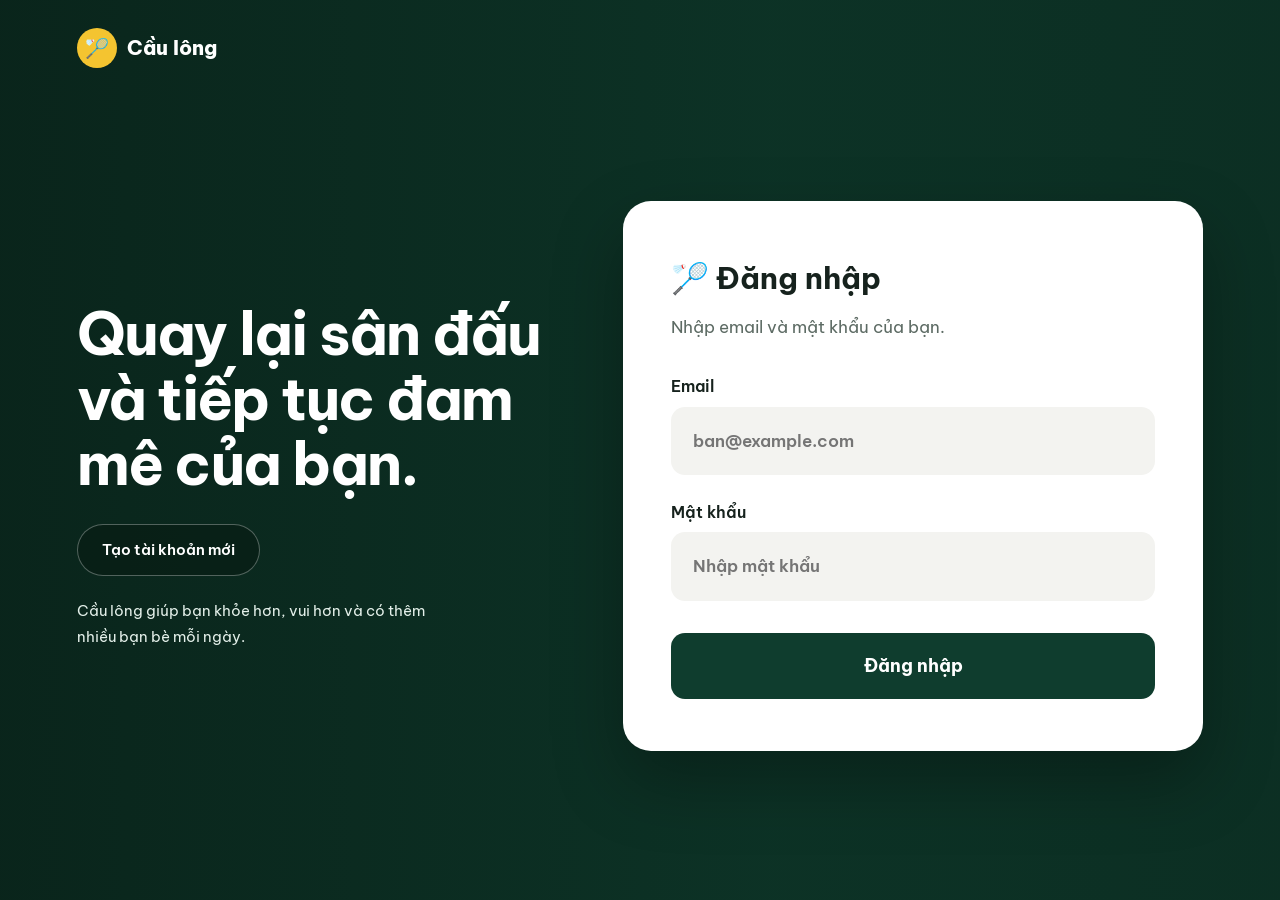
<file: index.html>
<!doctype html>
<html lang="vi">
  <head>
    <meta charset="UTF-8" />
    <meta name="viewport" content="width=device-width, initial-scale=1" />
    <title>Cầu lông – Môn thể thao cho mọi người</title>
    <link rel="preconnect" href="https://fonts.googleapis.com" />
    <link
      href="https://fonts.googleapis.com/css2?family=Be+Vietnam+Pro:wght@400;600;700;800&display=swap"
      rel="stylesheet"
    />
      <link rel="stylesheet" href="../css/style.css" />
      <link rel="stylesheet" href="../css/index.css" />
  </head>
  <body>
    <!-- ============ HEADER ============ -->
    <header class="topbar">
      <nav>
        <a href="#trang-chu" class="active">Trang chủ</a>
        <a href="#gioi-thieu">Giới thiệu</a>
        <a href="#nguon-goc">Nguồn gốc</a>
        <a href="./products.html">Sản phẩm</a>
      </nav>
      <div class="top-right">
        <span id="welcome-text"></span>
        <button id="logout-btn" class="btn" type="button">Đăng xuất</button>
      </div>
    </header>

    <!-- ============ BODY ============ -->
    <main>
      <!-- Part 1 -->
      <section
        class="panel"
        id="trang-chu"
        style="
          --bg: url(https://thumb.wikimedia.org/wikipedia/commons/thumb/d/d5/Lee_Chong_Wei_Prepares_To_Smash.jpg/960px-Lee_Chong_Wei_Prepares_To_Smash.jpg?utm_source=commons.wikimedia.org&utm_campaign=index&utm_content=thumbnail&_=20130412134521);
        "
      >
        <div class="panel-main">
          <h1>Khám phá môn cầu lông.</h1>
          <p>
            Cầu lông dễ bắt đầu, nhanh, vui và phù hợp với mọi lứa tuổi. Chỉ cần
            một cây vợt và một người bạn cùng chơi.
          </p>
        </div>
        <div class="panel-bottom">
          <div class="teaser">
            <h3>Dễ bắt đầu</h3>
            <p>Không cần sân lớn hay dụng cụ đắt tiền.</p>
          </div>
          <div class="teaser">
            <h3>Vui cùng bạn bè</h3>
            <p>Chơi đơn, chơi đôi, ở đâu cũng được.</p>
          </div>
        </div>
      </section>

      <!-- Part 2 -->
      <section
        class="panel"
        id="gioi-thieu"
        style="
          --bg: url(https://thumb.wikimedia.org/wikipedia/commons/thumb/a/a9/Viktor_Axelsen_-_Indonesia_Masters_2018.jpg/960px-Viktor_Axelsen_-_Indonesia_Masters_2018.jpg?utm_source=commons.wikimedia.org&utm_campaign=index&utm_content=thumbnail&_=20181017071253);
        "
      >
        <div class="panel-main">
          <h1>Cầu lông là gì?</h1>
          <p>
            Cầu lông là môn thể thao dùng vợt đánh quả cầu qua lưới. Hai người
            hoặc hai đôi đứng ở hai bên sân và cố đánh cầu sang sân đối phương
            sao cho đối phương không đỡ được. Chơi cầu lông giúp tim khỏe hơn,
            phản xạ nhanh hơn và là dịp vui để gặp gỡ bạn bè.
          </p>
        </div>
        <div class="panel-bottom">
          <div class="teaser">
            <h3>Đánh đơn</h3>
            <p>Hai người đối đầu trên sân.</p>
          </div>
          <div class="teaser">
            <h3>Đánh đôi</h3>
            <p>Hai đôi phối hợp cùng nhau.</p>
          </div>
        </div>
      </section>

      <!-- Part 3 -->
      <section
        class="panel"
        id="nguon-goc"
        style="
          --bg: url(&quot;https://images.pexels.com/photos/8007173/pexels-photo-8007173.jpeg?auto=compress&amp;cs=tinysrgb&amp;w=1800&quot;);
        "
      >
        <div class="panel-main">
          <h1>Nguồn gốc.</h1>
          <p>
            Những trò chơi đánh cầu bằng vợt nhỏ đã có ở nhiều nơi như Trung
            Quốc, Ấn Độ, Nhật Bản và châu Âu từ rất lâu đời. Cầu lông hiện đại
            hình thành ở nước Anh vào thế kỷ 19. Cái tên "badminton" đến từ
            Badminton House, dinh thự của Công tước Beaufort.
          </p>
        </div>
        <div class="panel-bottom">
          <div class="teaser">
            <h3>1873</h3>
            <p>Trò chơi được giới thiệu tại Badminton House ở Anh.</p>
          </div>
          <div class="teaser">
            <h3>1992</h3>
            <p>Cầu lông trở thành môn thi đấu tại Thế vận hội.</p>
          </div>
        </div>
      </section>
    </main>

    <!-- ============ FOOTER ============ -->
    <footer class="site-footer">
      <div class="footer-note">© 2026 Cầu lông.</div>
    </footer>


    <script src="../java/index.js"></script>
  </body>
</html>
</file>
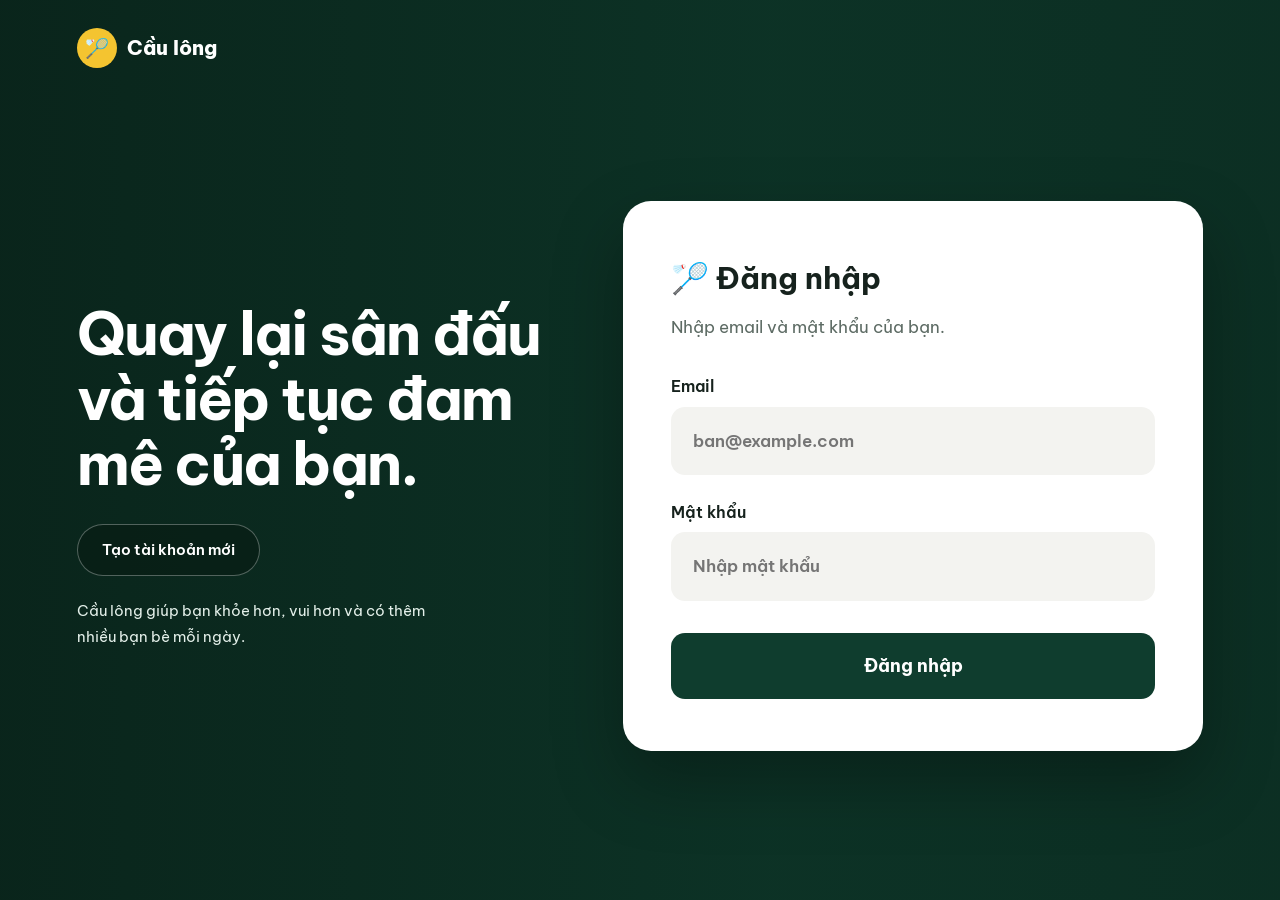
<file: login.html>
<!doctype html>
<html lang="vi">
  <head>
    <meta charset="UTF-8" />
    <meta name="viewport" content="width=device-width, initial-scale=1" />
    <title>Đăng nhập – Cầu lông</title>
    <link rel="preconnect" href="https://fonts.googleapis.com" />
    <link
      href="https://fonts.googleapis.com/css2?family=Be+Vietnam+Pro:wght@400;600;700;800&display=swap"
      rel="stylesheet"
    />
    <link rel="stylesheet" href="../css/style.css" />
    <link rel="stylesheet" href="../css/auth.css" />
  </head>
  <body>
    <div
      class="auth"
      style="
        --bg: url(&quot;https://images.pexels.com/photos/2202685/pexels-photo-2202685.jpeg?auto=compress&amp;cs=tinysrgb&amp;w=1600&quot;);
      "
    >
      <div class="auth-brand"><span>🏸</span>Cầu lông</div>

      <div class="auth-intro">
        <h1>Quay lại sân đấu và tiếp tục đam mê của bạn.</h1>
        <a class="pill" href="./register.html">Tạo tài khoản mới</a>
        <p>
          Cầu lông giúp bạn khỏe hơn, vui hơn và có thêm nhiều bạn bè mỗi ngày.
        </p>
      </div>

      <main class="auth-card">
        <h2>🏸 Đăng nhập</h2>
        <p class="sub">Nhập email và mật khẩu của bạn.</p>

        <form id="login-form">
          <label
            >Email
            <input
              type="email"
              id="email"
              placeholder="ban@example.com"
              autocomplete="email"
              required
            />
          </label>
          <label
            >Mật khẩu
            <input
              type="password"
              id="password"
              placeholder="Nhập mật khẩu"
              autocomplete="current-password"
              required
            />
          </label>
          <button class="btn" type="submit">Đăng nhập</button>
        </form>
      </main>
    </div>
    <script src="../java/login.js"></script>
  </body>
</html>
</file>
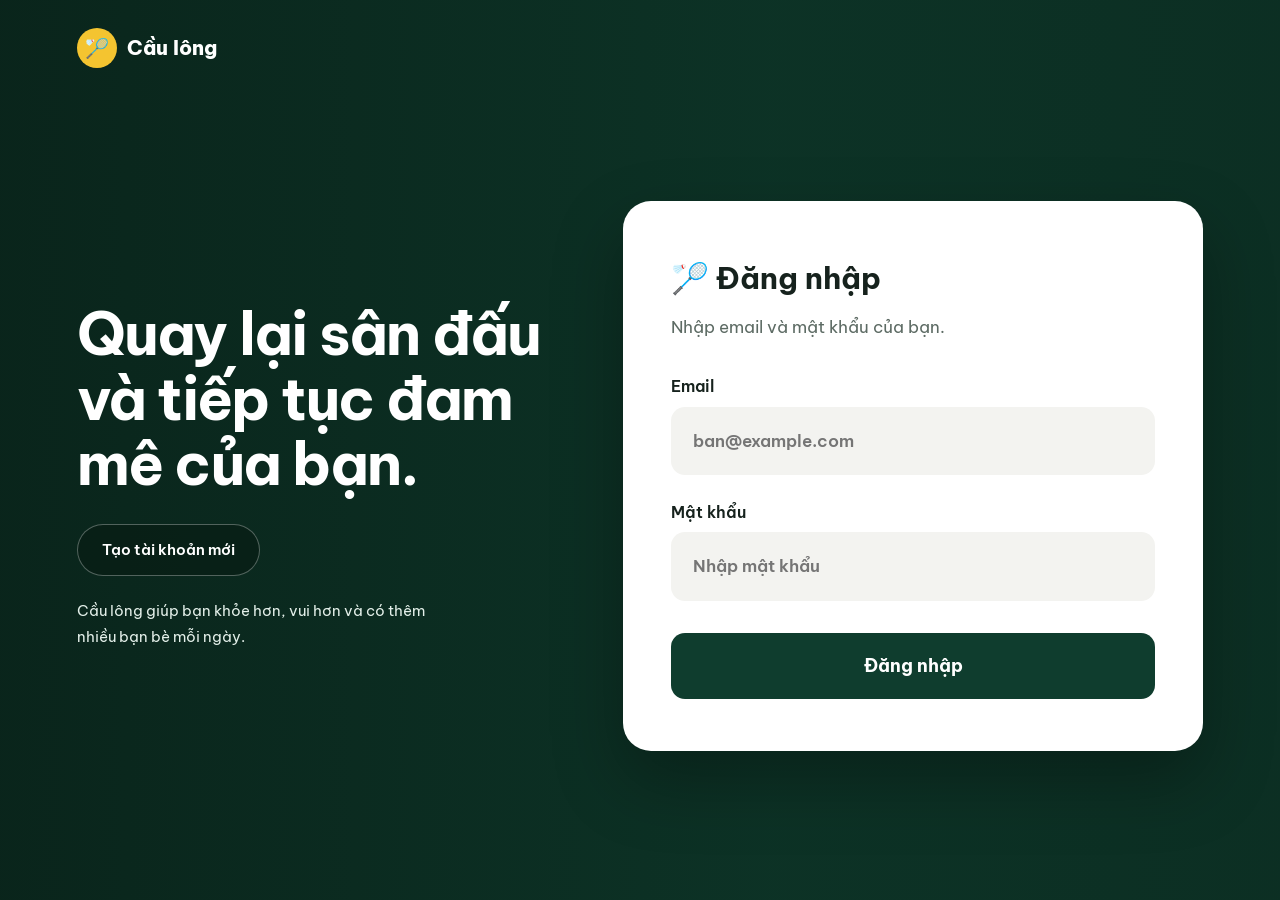
<file: products.html>
<!doctype html>
<html lang="vi">
  <head>
    <meta charset="UTF-8" />
    <meta name="viewport" content="width=device-width, initial-scale=1" />
    <title>Sản phẩm – Cầu lông</title>
    <link rel="preconnect" href="https://fonts.googleapis.com" />
    <link
      href="https://fonts.googleapis.com/css2?family=Be+Vietnam+Pro:wght@400;600;700;800&display=swap"
      rel="stylesheet"
    />
      <link rel="stylesheet" href="../css/style.css" />
      <link rel="stylesheet" href="../css/products.css" />
  </head>
  <body class="products-page">
    <!-- ============ HEADER ============ -->
    <header class="site-bar">
      <a href="./index.html" class="back-link">← Trang chủ</a>
      <div class="bar-title">🏸 Sản phẩm cầu lông</div>
      <button type="button" id="cart-btn" class="cart-link">
        Xem giỏ hàng 🛒 <span id="cart-count">0</span>
      </button>
    </header>

    <!-- ============ BODY ============ -->
    <main class="products-main">
      <section class="products-hero">
        <h1>Dụng cụ cầu lông</h1>
        <p class="players-sub">Vợt, cầu, giày và phụ kiện cho mọi trình độ.</p>
      </section>

      <div class="player-tools">
        <input
          type="search"
          id="product-search"
          placeholder="Tìm sản phẩm..."
        />
        <select id="product-filter">
          <option value="all">Tất cả loại</option>
          <option value="Vợt">Vợt</option>
          <option value="Quấn cán">Quấn cán</option>
          <option value="Cầu">Cầu</option>
          <option value="Giày">Giày</option>
          <option value="Phụ kiện">Phụ kiện</option>
        </select>
        <button type="button" id="add-btn" class="btn btn-buy">
          + Thêm sản phẩm
        </button>
      </div>

      <p id="product-status" class="player-status"></p>
      <div id="product-list" class="player-grid"></div>

      <!-- Hộp chi tiết sản phẩm -->
      <dialog id="product-modal">
        <button type="button" id="modal-close" aria-label="Đóng">✕</button>
        <div id="modal-body"></div>
      </dialog>

      <!-- Hộp giỏ hàng -->
      <dialog id="cart-modal">
        <button type="button" id="cart-close" aria-label="Đóng">✕</button>
        <h2>Giỏ hàng của bạn</h2>
        <div id="cart-items"></div>
        <div class="cart-footer">
          <div class="cart-total">
            Tổng: <strong id="cart-total">0₫</strong>
          </div>
          <button type="button" id="cart-clear" class="btn btn-clear">
            Xóa tất cả
          </button>
        </div>
      </dialog>

      <!-- Hộp thêm sản phẩm -->
      <dialog id="add-modal">
        <button type="button" id="add-close" aria-label="Đóng">✕</button>
        <h2>Thêm sản phẩm</h2>
        <form id="add-form">
          <input id="new-name" placeholder="Tên sản phẩm" required />
          <input
            id="new-price"
            type="number"
            min="0"
            placeholder="Giá (₫)"
            required
          />
          <input
            id="new-image"
            placeholder="Đường dẫn ảnh (vd: ../images/yonex-ac102ex.jpg)"
          />
          <select id="new-category" required>
            <option value="">Chọn loại phụ kiện</option>
            <option value="Vợt">Vợt</option>
            <option value="Quấn cán">Quấn cán</option>
            <option value="Cầu">Cầu</option>
            <option value="Giày">Giày</option>
            <option value="Phụ kiện">Phụ kiện</option>
          </select>
          <textarea
            id="new-desc"
            rows="3"
            placeholder="Mô tả sản phẩm"
          ></textarea>
          <button type="submit" class="btn btn-buy">Lưu</button>
          <button type="button" id="add-cancel" class="btn btn-cancel">
            Hủy
          </button>
        </form>
      </dialog>
    </main>

    <!-- ============ FOOTER ============ -->
    <footer class="site-footer">
      <div class="footer-note">© 2026 Cầu lông.</div>
    </footer>

    <script src="../java/products.js"></script>
  </body>
</html>
</file>
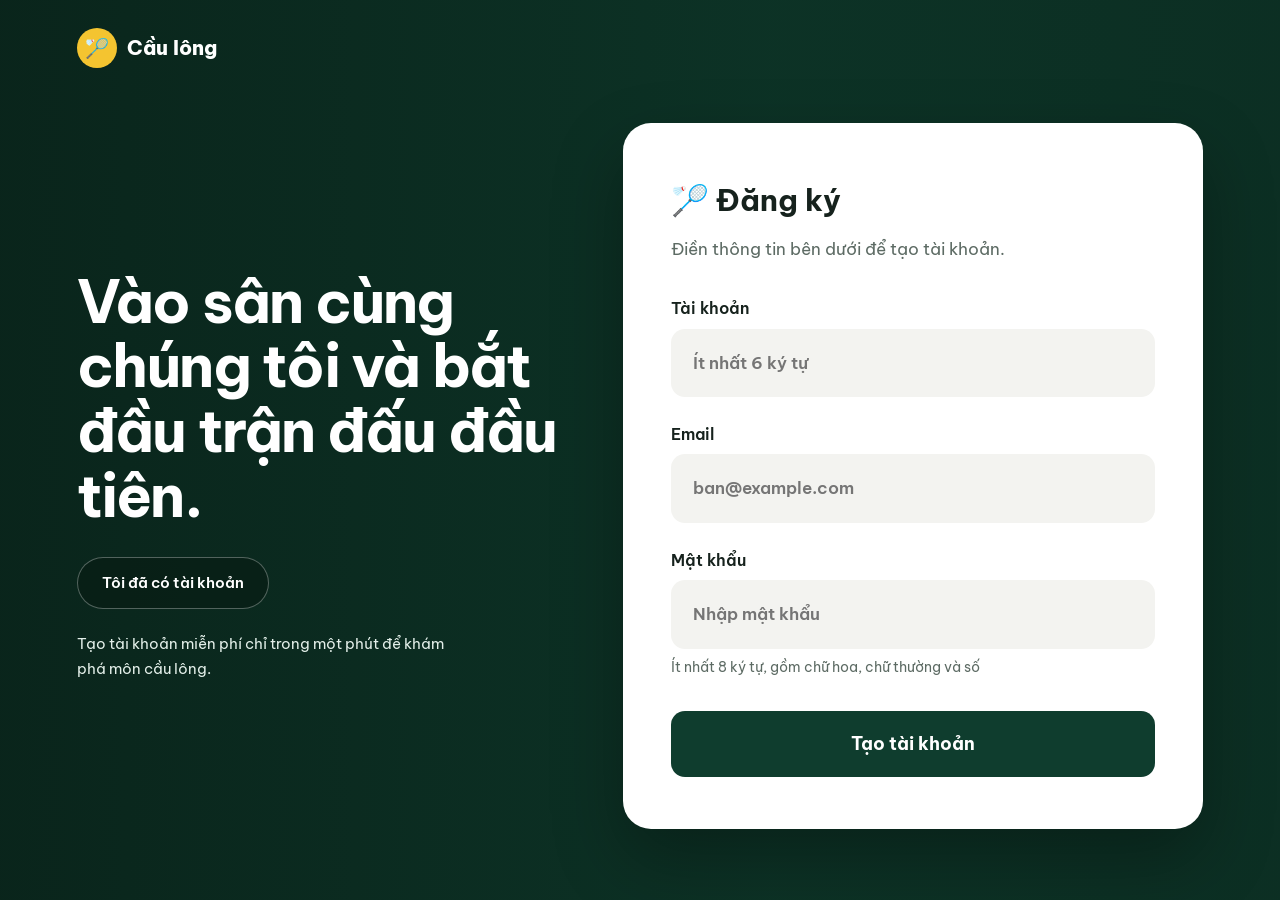
<file: register.html>
<!doctype html>
<html lang="vi">
  <head>
    <meta charset="UTF-8" />
    <meta name="viewport" content="width=device-width, initial-scale=1" />
    <title>Đăng ký – Cầu lông</title>
    <link rel="preconnect" href="https://fonts.googleapis.com" />
    <link
      href="https://fonts.googleapis.com/css2?family=Be+Vietnam+Pro:wght@400;600;700;800&display=swap"
      rel="stylesheet"
    />
    <link rel="stylesheet" href="../css/style.css" />
    <link rel="stylesheet" href="../css/auth.css" />
  </head>
  <body>
    <div
      class="auth"
      style="
        --bg: url(&quot;https://images.pexels.com/photos/8007094/pexels-photo-8007094.jpeg?auto=compress&amp;cs=tinysrgb&amp;w=1600&quot;);
      "
    >
      <div class="auth-brand"><span>🏸</span>Cầu lông</div>

      <div class="auth-intro">
        <h1>Vào sân cùng chúng tôi và bắt đầu trận đấu đầu tiên.</h1>
        <a class="pill" href="./login.html">Tôi đã có tài khoản</a>
        <p>
          Tạo tài khoản miễn phí chỉ trong một phút để khám phá môn cầu lông.
        </p>
      </div>

      <main class="auth-card">
        <h2>🏸 Đăng ký</h2>
        <p class="sub">Điền thông tin bên dưới để tạo tài khoản.</p>

        <form id="register-form">
          <label
            >Tài khoản
            <input
              type="text"
              id="username"
              placeholder="Ít nhất 6 ký tự"
              autocomplete="username"
              required
            />
          </label>
          <label
            >Email
            <input
              type="email"
              id="email"
              placeholder="ban@example.com"
              autocomplete="email"
              required
            />
          </label>
          <label
            >Mật khẩu
            <input
              type="password"
              id="password"
              placeholder="Nhập mật khẩu"
              autocomplete="new-password"
              required
            />
            <span class="hint"
              >Ít nhất 8 ký tự, gồm chữ hoa, chữ thường và số</span
            >
          </label>
          <button class="btn" type="submit">Tạo tài khoản</button>
        </form>
      </main>
    </div>
    <script src="../java/register.js"></script>
  </body>
</html>
</file>
<file: css/style.css>
/* =====================================================
   1. MÀU SẮC (đổi màu cả trang chỉ cần sửa ở đây)
   ===================================================== */
:root {
  --green: #0f3d2e; /* xanh đậm: màu chính */
  --green2: #165a43; /* xanh vừa */
  --paper: #f6f5ef; /* màu nền trang */
  --ink: #16221d; /* màu chữ chính */
  --shuttle: #ffffff; /* trắng */
  --yellow: #f4c430; /* vàng: nút bấm, điểm nhấn */
  --muted: #5d6b64; /* chữ phụ */
  --line: #d9d8cc; /* đường kẻ, viền */
}

/* =====================================================
   2. CÀI ĐẶT CHUNG
   ===================================================== */
* {
  box-sizing: border-box;
  margin: 0;
}

html {
  scroll-behavior: smooth; /* bấm link thì cuộn mượt */
  scroll-padding-top: 80px; /* chừa chỗ cho header cố định */
}

body {
  font-family: "Be Vietnam Pro", system-ui, sans-serif;
  background: var(--paper);
  color: var(--ink);
  line-height: 1.7;
}

a {
  color: inherit;
}

:focus-visible {
  outline: 3px solid var(--yellow);
  outline-offset: 2px;
}

/* =====================================================
   3. NÚT BẤM
   ===================================================== */
.btn {
  display: inline-block;
  border: 0;
  cursor: pointer;
  font: inherit;
  font-weight: 700;
  padding: 12px 26px;
  border-radius: 999px;
  background: var(--yellow);
  color: var(--green);
  text-decoration: none;
  transition:
    transform 0.2s,
    background 0.2s;
}

.btn:hover {
  transform: translateY(-1px);
}

/* Nút viền, không nền */
.btn.ghost {
  background: transparent;
  color: inherit;
  border: 2px solid currentColor;
  padding: 8px 20px;
}

/* Nút kính mờ (đặt trên ảnh) */
.btn.light {
  background: rgba(255, 255, 255, 0.15);
  color: var(--shuttle);
  border: 1px solid rgba(255, 255, 255, 0.5);
}

.btn.light:hover {
  background: rgba(255, 255, 255, 0.28);
}

/* =====================================================
   FOOTER (dùng chung)
   ===================================================== */
.site-footer {
  padding: 24px 6vw 24px;
  background: linear-gradient(180deg, var(--green, #1a4d3e) 0%, #0f251e 100%);
  border-top: 4px solid var(--yellow, #ffd700);
  display: flex;
  flex-direction: column;
  align-items: center;
  text-align: center;
}

.footer-top {
  display: grid;
  grid-template-columns: 1.6fr 1fr 1fr;
  gap: 40px;
  width: 100%;
}

.footer-about p {
  color: #e1e7e4;
  font-size: 0.95rem;
  line-height: 1.7;
}

.footer-brand {
  font-size: 1.5rem;
  margin-bottom: 12px;
}

.footer-links {
  display: flex;
  flex-direction: column;
  align-items: center;
}

.footer-links h4 {
  margin-bottom: 4px;
  color: var(--yellow, #ffd700);
  font-size: 0.8rem;
  font-weight: 800;
  letter-spacing: 0.08em;
  text-transform: uppercase;
}

.footer-links a,
.footer-links span {
  font-size: 0.95rem;
  color: #cfe3d9;
  display: block;
}

.footer-links a {
  width: fit-content;
  transition: color 0.2s, transform 0.2s;
}

.footer-links a:hover {
  color: var(--yellow, #ffd700);
  transform: translateX(4px);
}

.footer-note {
  margin-top: 24px;
  padding-top: 20px;
  border-top: 1px solid rgba(255, 255, 255, 0.15);
  width: 100%;
  display: flex;
  justify-content: center;
  align-items: center;
  flex-wrap: wrap;
  gap: 8px;
  color: #9fbdb0;
}
</file>
<file: css/index.css>
/* =====================================================
   4. HEADER (đầu trang, cố định khi cuộn)
   ===================================================== */
.site-header {
  position: sticky;
  top: 0;
  z-index: 10;
  display: flex;
  align-items: center;
  justify-content: space-between;
  gap: 24px;
  padding: 14px 6vw;
  background: rgba(246, 245, 239, 0.92);
  backdrop-filter: blur(8px);
  border-bottom: 1px solid var(--line);
}

.brand {
  font-weight: 800;
  font-size: 1.2rem;
  letter-spacing: -0.02em;
  text-decoration: none;
  color: var(--green);
}

.menu {
  display: flex;
  gap: 28px;
}

.menu a {
  text-decoration: none;
  font-weight: 600;
  color: var(--muted);
}

.menu a:hover {
  color: var(--green);
}

.nav-right {
  display: flex;
  align-items: center;
  gap: 14px;
}

#welcome-text {
  color: var(--muted);
  font-size: 0.95rem;
}

.site-header .btn.ghost {
  color: var(--green);
}

/* =====================================================
   5. BODY: ẢNH LỚN ĐẦU TRANG
   ===================================================== */
.hero {
  min-height: 78vh;
  display: flex;
  align-items: flex-end; /* chữ nằm phía dưới ảnh */
  padding: 80px 6vw 72px;
  color: var(--shuttle);
  background-color: var(--green);
  /* Lớp tối dần xuống dưới để chữ dễ đọc, ảnh lấy từ biến --bg */
  background-image:
    linear-gradient(
      to top,
      rgba(8, 30, 22, 0.9) 0%,
      rgba(8, 30, 22, 0.4) 55%,
      rgba(8, 30, 22, 0.15) 100%
    ),
    var(--bg, none);
  background-size: cover;
  background-position: center;
}

.hero h1 {
  font-size: clamp(2.6rem, 6.5vw, 5.5rem);
  line-height: 1.02;
  font-weight: 800;
  letter-spacing: -0.04em;
  max-width: 12ch;
}

.hero p {
  margin: 20px 0 30px;
  max-width: 46ch;
  font-size: 1.1rem;
  color: #e3efe9;
}

.hero-actions {
  display: flex;
  gap: 12px;
  flex-wrap: wrap;
}

/* =====================================================
   6. BODY: CÁC PHẦN NỘI DUNG
   ===================================================== */
.block {
  padding: 96px 6vw;
}

.block.alt {
  background: #ebeadf;
}

.wrap {
  max-width: 1080px;
  margin: 0 auto;
}

.block h2 {
  font-size: clamp(1.9rem, 3.6vw, 2.8rem);
  line-height: 1.15;
  letter-spacing: -0.03em;
  margin-bottom: 20px;
}

.block p {
  color: var(--muted);
  margin-bottom: 14px;
  max-width: 58ch;
}

/* Giới thiệu: chữ bên trái, ảnh bên phải */
.two-col {
  display: grid;
  grid-template-columns: 1fr 1fr;
  gap: 64px;
  align-items: center;
}

.two-col img {
  display: block;
  width: 100%;
  aspect-ratio: 4 / 5;
  object-fit: cover;
  border-radius: 28px;
}

/* Nguồn gốc: danh sách các mốc, mỗi mốc một hàng */
.history {
  list-style: none;
  padding: 0;
  margin-top: 40px;
  border-top: 2px solid var(--ink);
}

.history li {
  display: grid;
  grid-template-columns: 170px 1fr;
  gap: 24px;
  padding: 22px 0;
  border-bottom: 1px solid var(--line);
}

.history strong {
  font-size: 1.15rem;
  color: var(--green2);
}

.history span {
  color: var(--muted);
  max-width: 58ch;
}

/* =====================================================
   10. FULL-PAGE SECTIONS
   ===================================================== */
:root {
  --header: 72px; /* header height; sections fill the rest of the screen */
}

html {
  scroll-snap-type: y proximity; /* gently snaps to the next section */
  scroll-padding-top: var(
    --header
  ); /* keeps the section top below the header */
}

.site-header {
  height: var(--header);
  padding-top: 0;
  padding-bottom: 0;
}

/* Every part fills one screen (minus the header) */
.hero,
.block {
  min-height: calc(100vh - var(--header));
  min-height: calc(100svh - var(--header));
  scroll-snap-align: start;
}

/* Center the content of the white / beige sections vertically */
.block {
  display: flex;
  align-items: center;
}

.block .wrap {
  width: 100%;
}

/* Keep the intro photo from becoming taller than the screen */
.two-col img {
  max-height: 68vh;
}

.site-footer {
  scroll-snap-align: end;
}

/* =====================================================
   11. HOME PAGE: FULL-SCREEN PHOTO PANELS
   ===================================================== */
html {
  scroll-padding-top: 0; /* panels run under the transparent header */
}

/* ----- Transparent header on top of the photo ----- */
.topbar {
  position: fixed;
  top: 0;
  left: 0;
  right: 0;
  z-index: 20;
  display: grid;
  grid-template-columns: 1fr auto 1fr; /* menu | logo | actions */
  align-items: center;
  padding: 26px 6vw;
  color: #fff;
}

.topbar nav {
  display: flex;
  gap: 32px;
}

.topbar nav a {
  position: relative;
  padding-top: 14px;
  font-size: 0.85rem;
  font-weight: 600;
  text-decoration: none;
}

/* Short white line above the active menu item */
.topbar nav a.active::before {
  content: "";
  position: absolute;
  top: 0;
  left: 0;
  width: 26px;
  height: 2px;
  background: #fff;
}

.logo-circle {
  display: grid;
  place-items: center;
  width: 56px;
  height: 56px;
  border: 2px solid #fff;
  border-radius: 50%;
  font-size: 1.4rem;
  text-decoration: none;
}

.top-right {
  justify-self: end;
  display: flex;
  align-items: center;
  gap: 14px;
}

.topbar #welcome-text {
  font-size: 0.9rem;
}

.topbar .btn {
  background: #fff;
  color: var(--green);
  border: 0;
  padding: 9px 20px;
}

/* ----- One full-screen photo per part ----- */
.panel {
  position: relative;
  min-height: 100vh;
  min-height: 100svh;
  display: flex;
  flex-direction: column;
  padding-left: 6vw;
  color: #fff;
  scroll-snap-align: start;
  background-color: var(--green);
  background-image:
    linear-gradient(to top, rgba(0, 0, 0, 0.6), transparent 45%),
    linear-gradient(90deg, rgba(0, 0, 0, 0.6), rgba(0, 0, 0, 0.1) 75%),
    var(--bg, none);
  background-size: cover;
  background-position: center;
}

.panel-main {
  padding: 22vh 6vw 40px 0;
}

.panel-main h1 {
  font-size: clamp(3rem, 8vw, 7rem);
  line-height: 1;
  font-weight: 800;
  letter-spacing: -0.03em;
  max-width: 11ch;
}

.panel-main p {
  margin-top: 28px;
  max-width: 42ch;
  font-size: 0.95rem;
  color: #e9f1ed;
}

/* Vertical "scroll down" hint on the left edge */
.scroll-hint {
  position: absolute;
  left: 2.2vw;
  bottom: 40px;
  display: flex;
  align-items: center;
  gap: 12px;
  writing-mode: vertical-rl;
  transform: rotate(180deg); /* reads bottom to top, like the reference */
  font-size: 0.8rem;
  text-decoration: none;
}

/* ----- Bottom row: teasers, thumbnail, white box ----- */
.panel-bottom {
  margin-top: auto;
  display: flex;
  align-items: flex-end;
  gap: 40px;
}

.teaser {
  padding-bottom: 40px;
}

.teaser h3 {
  font-size: 1.05rem;
  margin-bottom: 6px;
}

.teaser p {
  max-width: 24ch;
  font-size: 0.8rem;
  color: #dbe6e0;
}

.thumb {
  display: grid;
  place-items: center;
  width: 220px;
  height: 130px;
  margin-bottom: 0;
  border: 6px solid #fff;
  border-bottom: 0;
  background-image: var(--bg);
  background-size: cover;
  background-position: center;
  text-decoration: none;
}

.thumb span {
  display: grid;
  place-items: center;
  width: 46px;
  height: 46px;
  border-radius: 50%;
  background: #fff;
  color: var(--green);
  font-weight: 800;
}

.next-box {
  margin-left: auto;
  min-width: 340px;
  display: grid;
  gap: 4px;
  padding: 30px 44px;
  background: #fff;
  color: var(--ink);
  text-decoration: none;
}

.next-box strong {
  font-size: 1.1rem;
}

.next-box span {
  font-size: 0.8rem;
  color: var(--muted);
}

.next-box em {
  justify-self: end;
  margin-top: -22px;
  font-style: normal;
  font-size: 1.4rem;
  transition: transform 0.2s;
}

.next-box:hover em {
  transform: translateX(6px);
}

/* Header without the center logo */
.topbar {
  display: flex;
  justify-content: space-between;
  align-items: center;
}

/* Keep the teasers clear of the bottom edge */
.panel-bottom {
  padding-bottom: 8px;
}

/* =====================================================
   MÀN HÌNH NHỎ (homepage parts)
   ===================================================== */
@media (max-width: 800px) {
  .menu {
    display: none; /* ẩn menu giữa cho đỡ chật */
  }

  #welcome-text {
    display: none;
  }

  .hero {
    min-height: 68vh;
    padding: 60px 6vw 48px;
  }

  .block {
    padding: 64px 6vw;
  }

  .two-col {
    grid-template-columns: 1fr;
    gap: 32px;
  }

  .two-col img {
    aspect-ratio: 4 / 3;
  }

  .history li {
    grid-template-columns: 1fr;
    gap: 4px;
  }
}

@media (prefers-reduced-motion: reduce) {
  * {
    transition: none !important;
  }
  html {
    scroll-behavior: auto;
  }
}
</file>
<file: css/auth.css>
/* =====================================================
   8. ĐĂNG NHẬP / ĐĂNG KÝ: ẢNH NỀN, CHỮ BÊN TRÁI, THẺ BÊN PHẢI
   ===================================================== */
.auth {
  min-height: 100vh;
  position: relative;
  display: grid;
  grid-template-columns: 1fr minmax(0, 580px);
  align-items: center;
  gap: 5vw;
  padding: 100px 6vw 48px;
  background-color: var(--green);
  background-image:
    linear-gradient(
      90deg,
      rgba(8, 30, 22, 0.78) 0%,
      rgba(8, 30, 22, 0.35) 60%,
      rgba(8, 30, 22, 0.45) 100%
    ),
    var(--bg, none);
  background-size: cover;
  background-position: center;
}

.auth-brand {
  position: absolute;
  top: 28px;
  left: 6vw;
  display: flex;
  align-items: center;
  gap: 10px;
  font-weight: 800;
  font-size: 1.25rem;
  color: var(--shuttle);
}

.auth-brand span {
  display: grid;
  place-items: center;
  width: 40px;
  height: 40px;
  border-radius: 50%;
  background: var(--yellow);
  font-size: 1.2rem;
}

.auth-intro {
  color: var(--shuttle);
}

.auth-intro h1 {
  font-size: clamp(2.2rem, 4.6vw, 4rem);
  line-height: 1.1;
  font-weight: 700;
  letter-spacing: -0.03em;
  max-width: 14ch;
}

.pill {
  display: inline-block;
  margin: 28px 0 22px;
  padding: 12px 24px;
  border-radius: 999px;
  background: rgba(8, 30, 22, 0.8);
  border: 1px solid rgba(255, 255, 255, 0.3);
  color: var(--shuttle);
  font-weight: 600;
  font-size: 0.95rem;
  text-decoration: none;
  transition:
    background 0.2s,
    color 0.2s;
}

.pill:hover {
  background: var(--yellow);
  color: var(--green);
}

.auth-intro p {
  max-width: 38ch;
  font-size: 0.95rem;
  color: #e3efe9;
}

/* Thẻ trắng chứa form */
.auth-card {
  width: 100%;
  max-width: 580px;
  justify-self: end;
  background: #fff;
  border-radius: 28px;
  padding: 52px 48px;
  box-shadow: 0 30px 70px rgba(0, 0, 0, 0.3);
}

.auth-card h2 {
  font-size: 1.9rem;
  margin: 0 0 8px;
}

.auth-card .sub {
  color: var(--muted);
  font-size: 1.05rem;
  margin-bottom: 32px;
}

.auth-card form {
  display: grid;
  gap: 24px;
}

label {
  display: grid;
  gap: 6px;
  font-weight: 600;
  font-size: 1rem;
}

input {
  font: inherit;
  font-size: 1.05rem;
  padding: 18px 20px;
  border: 2px solid transparent;
  border-radius: 14px;
  background: #f3f3f0;
  transition:
    border-color 0.2s,
    box-shadow 0.2s,
    background 0.2s;
}

input:focus {
  border-color: var(--green2);
  box-shadow: 0 0 0 4px rgba(22, 90, 67, 0.15);
  outline: none;
  background: #fff;
}

.hint {
  font-size: 0.9rem;
  color: var(--muted);
  font-weight: 400;
}

.auth-card .btn {
  width: 100%;
  background: var(--green);
  color: var(--shuttle);
  border-radius: 14px;
  padding: 18px;
  font-size: 1.1rem;
  margin-top: 8px;
}

.auth-card .btn:hover {
  background: var(--green2);
}

/* =====================================================
   MÀN HÌNH NHỎ (auth pages)
   ===================================================== */
@media (max-width: 800px) {
  .auth {
    grid-template-columns: 1fr;
    gap: 28px;
    padding: 90px 5vw 40px;
    background-image:
      linear-gradient(rgba(8, 30, 22, 0.6), rgba(8, 30, 22, 0.7)),
      var(--bg, none);
  }

  .auth-card {
    justify-self: stretch;
    max-width: none;
    padding: 28px 22px;
  }

  .auth-card form {
    gap: 18px;
  }

  input {
    padding: 14px 16px;
  }
}
</file>
<file: css/products.css>
/* =====================================================
   12. TRANG SẢN PHẨM
   ===================================================== */
.products-page {
  background: var(--paper);
}

/* Header của trang sản phẩm */
.site-bar {
  position: sticky;
  top: 0;
  z-index: 20;
  display: grid;
  grid-template-columns: 1fr auto 1fr;
  align-items: center;
  padding: 18px 6vw;
  background: var(--green);
  color: #fff;
}

.site-bar .back-link {
  color: #fff;
  text-decoration: none;
  font-weight: 600;
}

.site-bar .back-link:hover {
  color: var(--yellow);
}

.bar-title {
  font-weight: 800;
  font-size: 1.1rem;
}

.site-bar .cart-link {
  justify-self: end;
  background: none;
  border: 0;
  color: #fff;
  font: inherit;
  font-weight: 700;
  cursor: pointer;
}

.site-bar .cart-link:hover {
  color: var(--yellow);
}

/* Body */
.products-main {
  min-height: calc(100vh - 140px);
  padding: 56px 6vw 64px;
}

.products-main h1 {
  font-size: clamp(2rem, 4vw, 3rem);
  color: var(--green);
}

.players-sub {
  color: var(--muted);
  margin-bottom: 24px;
}

/* Ô tìm kiếm và bộ lọc */
.player-tools {
  display: grid;
  grid-template-columns: 1fr 220px;
  gap: 16px;
  max-width: 700px;
}

.player-tools select {
  font: inherit;
  padding: 18px 16px;
  border: 2px solid transparent;
  border-radius: 14px;
  background: #ebeadf;
}

.player-status {
  margin: 16px 0;
  color: var(--muted);
  font-size: 0.9rem;
}

.api-error {
  color: #c0392b;
  font-weight: 600;
}

/* Lưới sản phẩm (CSS Grid) */
.player-grid {
  display: grid;
  grid-template-columns: repeat(auto-fill, minmax(240px, 1fr));
  gap: 24px;
}

.product-card {
  display: grid;
  gap: 12px;
  background: #fff;
  border: 1px solid var(--line);
  border-radius: 20px;
  padding: 18px;
  transition:
    transform 0.25s,
    box-shadow 0.25s;
}

.product-card:hover {
  transform: translateY(-6px);
  box-shadow: 0 16px 36px rgba(15, 61, 46, 0.18);
}

.product-card h3 {
  color: var(--green);
  font-size: 1.05rem;
}

.product-cat {
  font-size: 0.85rem;
  color: var(--muted);
}

/* Ảnh và thẻ giá */
.product-img {
  position: relative;
}

.product-emoji {
  display: grid;
  place-items: center;
  height: 180px;
  font-size: 4.5rem;
  border-radius: 12px;
  background: linear-gradient(135deg, #f3f3f0, #e4ebe6);
}

.product-emoji.big {
  height: 240px;
  font-size: 6rem;
}

.price-tag {
  position: absolute;
  top: 10px;
  left: 10px;
  z-index: 1;
  padding: 6px 14px;
  border-radius: 999px;
  background: var(--yellow);
  color: var(--green);
  font-weight: 800;
  font-size: 0.95rem;
  box-shadow: 0 4px 10px rgba(0, 0, 0, 0.18);
}

/* Nút */
.product-actions {
  display: grid;
  grid-template-columns: 1fr auto;
  gap: 10px;
}

.product-card .btn {
  padding: 10px 16px;
  font-size: 0.9rem;
}

.product-card .btn-detail {
  background: transparent;
  color: var(--green);
  border: 2px solid var(--green);
}

.product-card .btn-detail:hover {
  background: var(--green);
  color: #fff;
}

.btn-buy,
.product-card .btn-buy {
  background: var(--yellow);
  color: var(--green);
}

.btn-buy:hover {
  background: #ffd84d;
}

/* Hộp chi tiết sản phẩm và hộp giỏ hàng */
#product-modal,
#cart-modal {
  border: 0;
  border-radius: 24px;
  padding: 32px;
  margin: auto;
  color: var(--ink);
}

#product-modal {
  width: min(760px, 92vw);
}

#cart-modal {
  width: min(560px, 92vw);
}

#product-modal::backdrop,
#cart-modal::backdrop {
  background: rgba(8, 30, 22, 0.65);
}

#modal-close,
#cart-close {
  position: absolute;
  top: 14px;
  right: 14px;
  width: 36px;
  height: 36px;
  border: 0;
  border-radius: 50%;
  background: #ebeadf;
  cursor: pointer;
  font-size: 1rem;
}

.detail-box {
  display: grid;
  grid-template-columns: 260px 1fr;
  gap: 28px;
  align-items: center;
}

.detail-box p {
  margin: 8px 0;
  color: var(--muted);
}

/* Giỏ hàng */
#cart-modal h2 {
  color: var(--green);
  margin-bottom: 18px;
}

.cart-empty {
  color: var(--muted);
  padding: 20px 0;
}

.cart-row {
  display: grid;
  grid-template-columns: 1fr auto auto;
  align-items: center;
  gap: 14px;
  padding: 14px 0;
  border-bottom: 1px solid var(--line);
}

.cart-info {
  display: grid;
}

.cart-info span {
  font-size: 0.9rem;
  color: var(--muted);
}

.cart-qty {
  display: flex;
  align-items: center;
  gap: 10px;
}

.cart-qty button {
  width: 30px;
  height: 30px;
  border: 0;
  border-radius: 50%;
  background: #ebeadf;
  font-size: 1.1rem;
  cursor: pointer;
}

.cart-qty button:hover {
  background: var(--yellow);
}

.cart-remove {
  border: 0;
  background: none;
  font-size: 1.2rem;
  cursor: pointer;
}

.cart-footer {
  display: flex;
  align-items: center;
  justify-content: space-between;
  margin-top: 22px;
}

.cart-total strong {
  font-size: 1.3rem;
  color: var(--green);
}

.btn-clear {
  padding: 10px 20px;
  background: #fbe9e7;
  color: #c0392b;
  font-size: 0.9rem;
}

/* Thông báo "đã thêm vào giỏ" */
.toast {
  position: fixed;
  left: 50%;
  bottom: 32px;
  z-index: 50;
  transform: translate(-50%, 20px);
  padding: 14px 24px;
  border-radius: 999px;
  background: var(--green);
  color: #fff;
  opacity: 0;
  pointer-events: none;
  transition:
    opacity 0.25s,
    transform 0.25s;
}

.toast.show {
  opacity: 1;
  transform: translate(-50%, 0);
}

/* Footer riêng cho trang này */
.products-page .site-footer {
  padding-top: 24px;
}

.products-page .footer-note {
  margin-top: 0;
  border-top: 0;
  padding-top: 0;
}

.product-photo {
  display: block;
  width: 100%;
  height: 180px;
  object-fit: contain;
  border-radius: 12px;
  background: #fff;
  border: 1px solid var(--line);
}

.product-photo.big {
  height: 240px;
}

/* Màn hình nhỏ */
@media (max-width: 800px) {
  .site-bar {
    grid-template-columns: auto 1fr auto;
    gap: 12px;
  }

  .bar-title {
    font-size: 0.95rem;
    text-align: center;
  }

  .player-tools {
    grid-template-columns: 1fr;
  }

  .detail-box {
    grid-template-columns: 1fr;
  }

  .cart-row {
    grid-template-columns: 1fr auto;
  }

  .cart-remove {
    grid-column: 2;
    grid-row: 1;
  }

  .cart-qty {
    grid-column: 1 / -1;
  }
}

/* =====================================================
   TRANG SẢN PHẨM – giao diện mới
   (nằm cuối file để ghi đè các kiểu sản phẩm cũ ở phía trên)
   ===================================================== */

/* ---------- Giỏ hàng trên header ---------- */
#cart-count {
  display: inline-grid;
  place-items: center;
  min-width: 24px;
  height: 24px;
  margin-left: 4px;
  padding: 0 7px;
  border-radius: 999px;
  background: var(--yellow);
  color: var(--green);
  font-size: 0.8rem;
  font-weight: 800;
}

/* ---------- Banner đầu trang ---------- */
.products-main {
  max-width: 1280px;
  margin: 0 auto;
  padding-top: 36px;
}

.products-hero {
  position: relative;
  overflow: hidden;
  margin-bottom: 28px;
  padding: 40px clamp(24px, 4vw, 48px);
  border-radius: 28px;
  background: linear-gradient(135deg, var(--green) 0%, var(--green2) 100%);
  color: #fff;
}

.products-hero::after {
  content: "🏸";
  position: absolute;
  right: 4%;
  bottom: -28px;
  font-size: 9rem;
  opacity: 0.15;
  transform: rotate(-18deg);
  pointer-events: none;
}

.products-hero h1 {
  color: #fff;
}

.products-hero .players-sub {
  margin: 6px 0 0;
  color: rgba(255, 255, 255, 0.8);
}

/* ---------- Ô tìm kiếm + bộ lọc ---------- */
.player-tools {
  max-width: none;
  grid-template-columns: 1fr 240px;
}

.player-tools input,
.player-tools select {
  width: 100%;
  font: inherit;
  padding: 14px 18px;
  border: 2px solid var(--line);
  border-radius: 14px;
  background: #fff;
  color: var(--ink);
  transition:
    border-color 0.2s,
    box-shadow 0.2s;
}

.player-tools input:focus,
.player-tools select:focus {
  outline: 0;
  border-color: var(--green2);
  box-shadow: 0 0 0 4px rgba(22, 90, 67, 0.12);
}
.player-tools input:focus,
.player-tools select:focus {
  outline: 0;
  border-color: var(--green2);
  box-shadow: 0 0 0 4px rgba(22, 90, 67, 0.12);
}

/* ---------- Lưới sản phẩm ---------- */
.player-grid {
  grid-template-columns: repeat(auto-fill, minmax(270px, 1fr));
  gap: 26px;
  align-items: start; /* mở mô tả thì chỉ thẻ đó dài ra */
}

/* ---------- Thẻ sản phẩm ---------- */
.product-card {
  gap: 0;
  padding: 0;
  overflow: hidden;
  border-radius: 22px;
  box-shadow: 0 2px 8px rgba(15, 61, 46, 0.06);
  animation: card-in 0.45s both;
  animation-delay: calc(var(--i, 0) * 40ms);
}

.product-card:hover {
  transform: translateY(-6px);
  box-shadow: 0 18px 40px rgba(15, 61, 46, 0.16);
}

@keyframes card-in {
  from {
    opacity: 0;
    transform: translateY(14px);
  }
  to {
    opacity: 1;
    transform: none;
  }
}

/* Ảnh */
.product-card .product-img {
  padding: 18px 18px 6px;
  background: linear-gradient(160deg, #f6f6f2, #e3ebe6);
  cursor: pointer;
}

.product-card .product-emoji {
  height: 230px;
  background: none;
}

.product-photo {
  height: 230px;
  border: 0;
  background: transparent;
  mix-blend-mode: multiply; /* nền trắng của ảnh hòa vào nền thẻ */
  transition: transform 0.35s;
}

.product-card:hover .product-photo {
  transform: scale(1.06);
}

/* Nhãn tồn kho */
.stock-tag {
  position: absolute;
  top: 12px;
  right: 12px;
  z-index: 1;
  padding: 4px 12px;
  border-radius: 999px;
  background: rgba(255, 255, 255, 0.92);
  color: var(--green2);
  font-size: 0.75rem;
  font-weight: 700;
  box-shadow: 0 2px 6px rgba(0, 0, 0, 0.1);
}

.stock-tag.low {
  background: #fbe9e7;
  color: #c0392b;
}

/* Nội dung */
.product-body {
  display: grid;
  gap: 6px;
  padding: 16px 20px 4px;
}

.product-cat {
  display: flex;
  align-items: center;
  justify-content: space-between;
  font-size: 0.85rem;
}

.chip {
  display: inline-block;
  padding: 2px 12px;
  border-radius: 999px;
  background: #e3ebe6;
  color: var(--green);
  font-size: 0.78rem;
  font-weight: 700;
}

.rating {
  color: var(--muted);
  font-weight: 600;
}

.product-card h3 {
  min-height: 2.8em; /* luôn đủ chỗ cho 2 dòng để các thẻ thẳng hàng */
  font-size: 1.02rem;
  line-height: 1.4;
  cursor: pointer;
  display: -webkit-box;
  -webkit-line-clamp: 2;
  line-clamp: 2;
  -webkit-box-orient: vertical;
  overflow: hidden;
}

.product-card h3:hover {
  color: var(--green2);
}

.price {
  font-size: 1.35rem;
  font-weight: 800;
  color: var(--green);
}

/* Phần mô tả (bấm nút "Mô tả" để mở / đóng) */
.product-desc {
  display: grid;
  grid-template-rows: 0fr;
  transition: grid-template-rows 0.3s ease;
}

.product-desc > div {
  overflow: hidden;
}

.product-card.open .product-desc {
  grid-template-rows: 1fr;
}

.product-desc p {
  margin: 0;
  padding-top: 8px;
  border-top: 1px dashed var(--line);
  color: var(--muted);
  font-size: 0.9rem;
  line-height: 1.6;
}

.product-card .link-detail {
  margin-top: 6px;
  padding: 0;
  border: 0;
  background: none;
  color: var(--green2);
  font: inherit;
  font-size: 0.85rem;
  font-weight: 700;
  text-decoration: underline;
  cursor: pointer;
}

/* Nút Mô tả + Mua */
.product-actions {
  grid-template-columns: 1fr 1fr;
  gap: 8px;
  padding: 14px 16px 18px;
}

.product-card .btn {
  min-width: 0;
  padding: 11px 6px;
  text-align: center;
  white-space: nowrap;
  font-size: 0.9rem;
}

.product-card .btn-detail {
  background: transparent;
  color: var(--green);
  border: 2px solid var(--green);
}

.product-card .btn-detail:hover,
.product-card .btn-detail[aria-expanded="true"] {
  background: var(--green);
  color: #fff;
}

.product-card .btn-buy {
  background: var(--yellow);
  color: var(--green);
  box-shadow: 0 4px 12px rgba(244, 196, 48, 0.45);
}

.product-card .btn-buy:hover {
  transform: translateY(-2px);
  background: #ffd84d;
}

.product-card .btn-buy:active {
  transform: scale(0.96);
}

.product-card .btn-buy.added {
  background: var(--green2);
  color: #fff;
  box-shadow: none;
}

/* ---------- Hộp chi tiết ---------- */
#product-modal[open] {
  animation: modal-in 0.25s ease-out;
}

@keyframes modal-in {
  from {
    opacity: 0;
    transform: translateY(16px) scale(0.97);
  }
  to {
    opacity: 1;
    transform: none;
  }
}

#product-modal {
  width: min(820px, 92vw);
  padding: 28px;
}

.detail-box {
  grid-template-columns: 300px 1fr;
  align-items: start;
}

.detail-media {
  border-radius: 18px;
  background: linear-gradient(160deg, #f6f6f2, #e3ebe6);
  padding: 14px;
}

.detail-media .product-emoji.big {
  height: 300px;
}

.detail-media .product-photo {
  height: 300px;
}

.detail-info {
  display: grid;
  gap: 8px;
  justify-items: start;
}

.detail-info h3 {
  color: var(--green);
  font-size: 1.4rem;
  line-height: 1.3;
}

.detail-meta {
  display: flex;
  flex-wrap: wrap;
  gap: 8px;
}

.detail-meta span {
  padding: 3px 12px;
  border-radius: 999px;
  background: #ebeadf;
  color: var(--muted);
  font-size: 0.8rem;
  font-weight: 600;
}

.detail-price {
  font-size: 1.8rem;
  font-weight: 800;
  color: var(--green);
}

.detail-info h4 {
  margin-top: 4px;
  color: var(--ink);
}

.detail-info p {
  margin: 0;
}

.detail-info .btn-buy {
  margin-top: 10px;
  padding: 14px 28px;
}

.specs-block {
  margin-top: 12px;
}

.specs-block h4 {
  margin: 0 0 8px;
  font-size: 0.95rem;
  color: #0f3d2e;
}

.specs-table {
  width: 100%;
  border-collapse: collapse;
  font-size: 0.875rem;
}

.specs-table th,
.specs-table td {
  padding: 8px 10px;
  border-bottom: 1px solid #e4ebe6;
  text-align: left;
  vertical-align: top;
}

.specs-table th {
  width: 38%;
  font-weight: 600;
  color: #4a5a52;
  background: #f6f9f7;
}

.specs-table td {
  color: #1f2d26;
}

.specs-table tr:last-child th,
.specs-table tr:last-child td {
  border-bottom: none;
}

/* ===== Bộ chọn số lượng trong Popup ===== */
.modal-actions {
  display: flex;
  align-items: center;
  gap: 12px;
  margin-top: 16px;
  flex-wrap: wrap;
}

.modal-qty-selector {
  display: flex;
  align-items: center;
  border: 1px solid var(--line);
  border-radius: 8px;
  overflow: hidden;
  height: 44px;
}

.modal-qty-selector button {
  background: #f3f3f0;
  border: 0;
  width: 40px;
  height: 100%;
  font-size: 1.2rem;
  font-weight: 700;
  cursor: pointer;
  color: var(--ink);
  transition: background 0.2s;
}

.modal-qty-selector button:hover {
  background: #e0e0d8;
}

.modal-qty-selector input {
  width: 50px;
  height: 100%;
  border: 0;
  border-left: 1px solid var(--line);
  border-right: 1px solid var(--line);
  text-align: center;
  font-weight: 700;
  font-size: 1rem;
  color: var(--ink);
  background: #fff;
  padding: 0;
}

/* Chỉnh lại nút mua trong popup cho thẳng hàng */
#modal-buy {
  margin-top: 0;
  height: 44px;
  display: flex;
  align-items: center;
  justify-content: center;
}

.left-bar {
  position: fixed;
  left: 0;
  top: 80px;
  width: 180px;
  padding: 16px;
}

#add-btn {
  width: 100%;
  padding: 10px;
  background: #2563eb;
  color: #fff;
  border: 0;
  border-radius: 6px;
  cursor: pointer;
}

#add-form {
  position: fixed;
  top: 50%;
  left: 50%;
  transform: translate(-50%, -50%);
  display: flex;
  flex-direction: column;
  gap: 8px;
  padding: 20px;
  background: #fff;
  border-radius: 10px;
  box-shadow: 0 4px 20px rgba(0, 0, 0, 0.25);
  z-index: 10;
}

#add-form[hidden] {
  display: none;
}

#add-form input {
  padding: 8px;
  border: 1px solid #ccc;
  border-radius: 6px;
}

/* nút thêm sản phẩm */
.add-btn {
  padding: 10px 16px;
  background: #1e4d2b;
  color: #fff;
  border: 0;
  border-radius: 8px;
  font: inherit;
  font-weight: 700;
  cursor: pointer;
}

.add-btn:hover {
  opacity: 0.85;
}

/* hộp thêm sản phẩm */
#add-modal {
  width: 90%;
  max-width: 300px;
  padding: 16px;
  border: 0;
  border-radius: 16px;
  box-shadow: 0 8px 30px rgba(0, 0, 0, 0.3);
}

#add-modal::backdrop {
  background: rgba(0, 0, 0, 0.35);
}

#add-form {
  display: flex;
  flex-direction: column;
  gap: 10px;
}

#add-form input,
#add-form select,
#add-form textarea {
  width: 100%;
  padding: 12px;
  background: #f3f3ef;
  border: 1px solid #ddd;
  border-radius: 10px;
  font: inherit;
  color: #444;
}

#add-form textarea {
  resize: vertical;
}

#add-form button {
  padding: 8px;
  border: 1px solid #ccc;
  border-radius: 6px;
  background: #efefef;
  font: inherit;
  cursor: pointer;
}

#save-btn {
  background: #1e4d2b !important;
  color: #fff;
  border: 0 !important;
  font-weight: 700;
}

.product-card .btn-delete {
  position: absolute;
  top: 12px;
  left: 12px;
  z-index: 2;
  padding: 4px 12px;
  border: 0;
  border-radius: 999px;
  background: #fde8e8;
  color: #b91c1c;
  font: inherit;
  font-size: 0.75rem;
  font-weight: 700;
  cursor: pointer;
  box-shadow: 0 2px 6px rgba(0, 0, 0, 0.1);
  transition:
    background 0.2s,
    color 0.2s;
}

.product-card .btn-delete:hover {
  background: #b91c1c;
  color: #fff;
}

/* ---------- Màn hình nhỏ ---------- */
@media (max-width: 800px) {
  .products-main {
    padding-top: 24px;
  }

  .player-tools,
  .detail-box {
    grid-template-columns: 1fr;
  }

  .product-card .product-emoji,
  .product-photo {
    height: 200px;
  }
}

/* Người dùng tắt hiệu ứng chuyển động */
@media (prefers-reduced-motion: reduce) {
  .product-card,
  #product-modal[open] {
    animation: none;
  }

  .product-desc,
  .product-photo {
    transition: none;
  }
}
</file>
